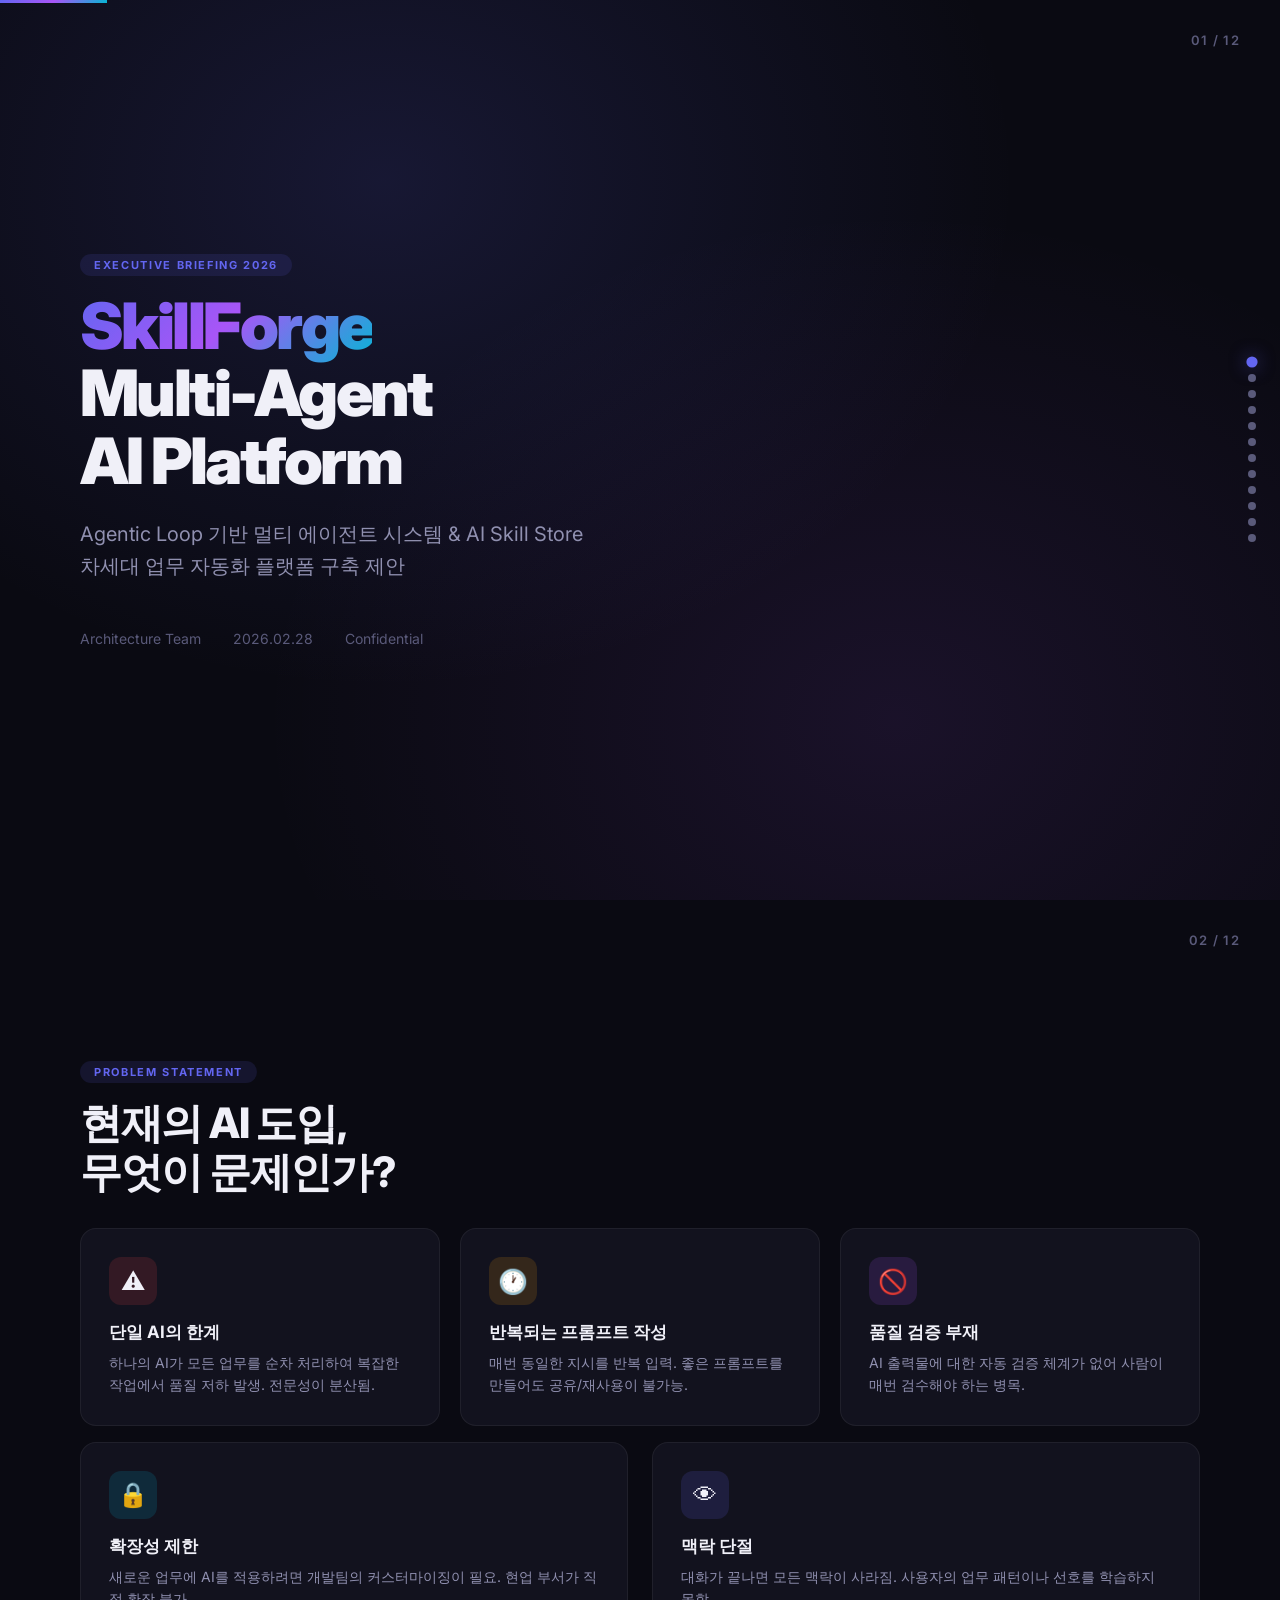
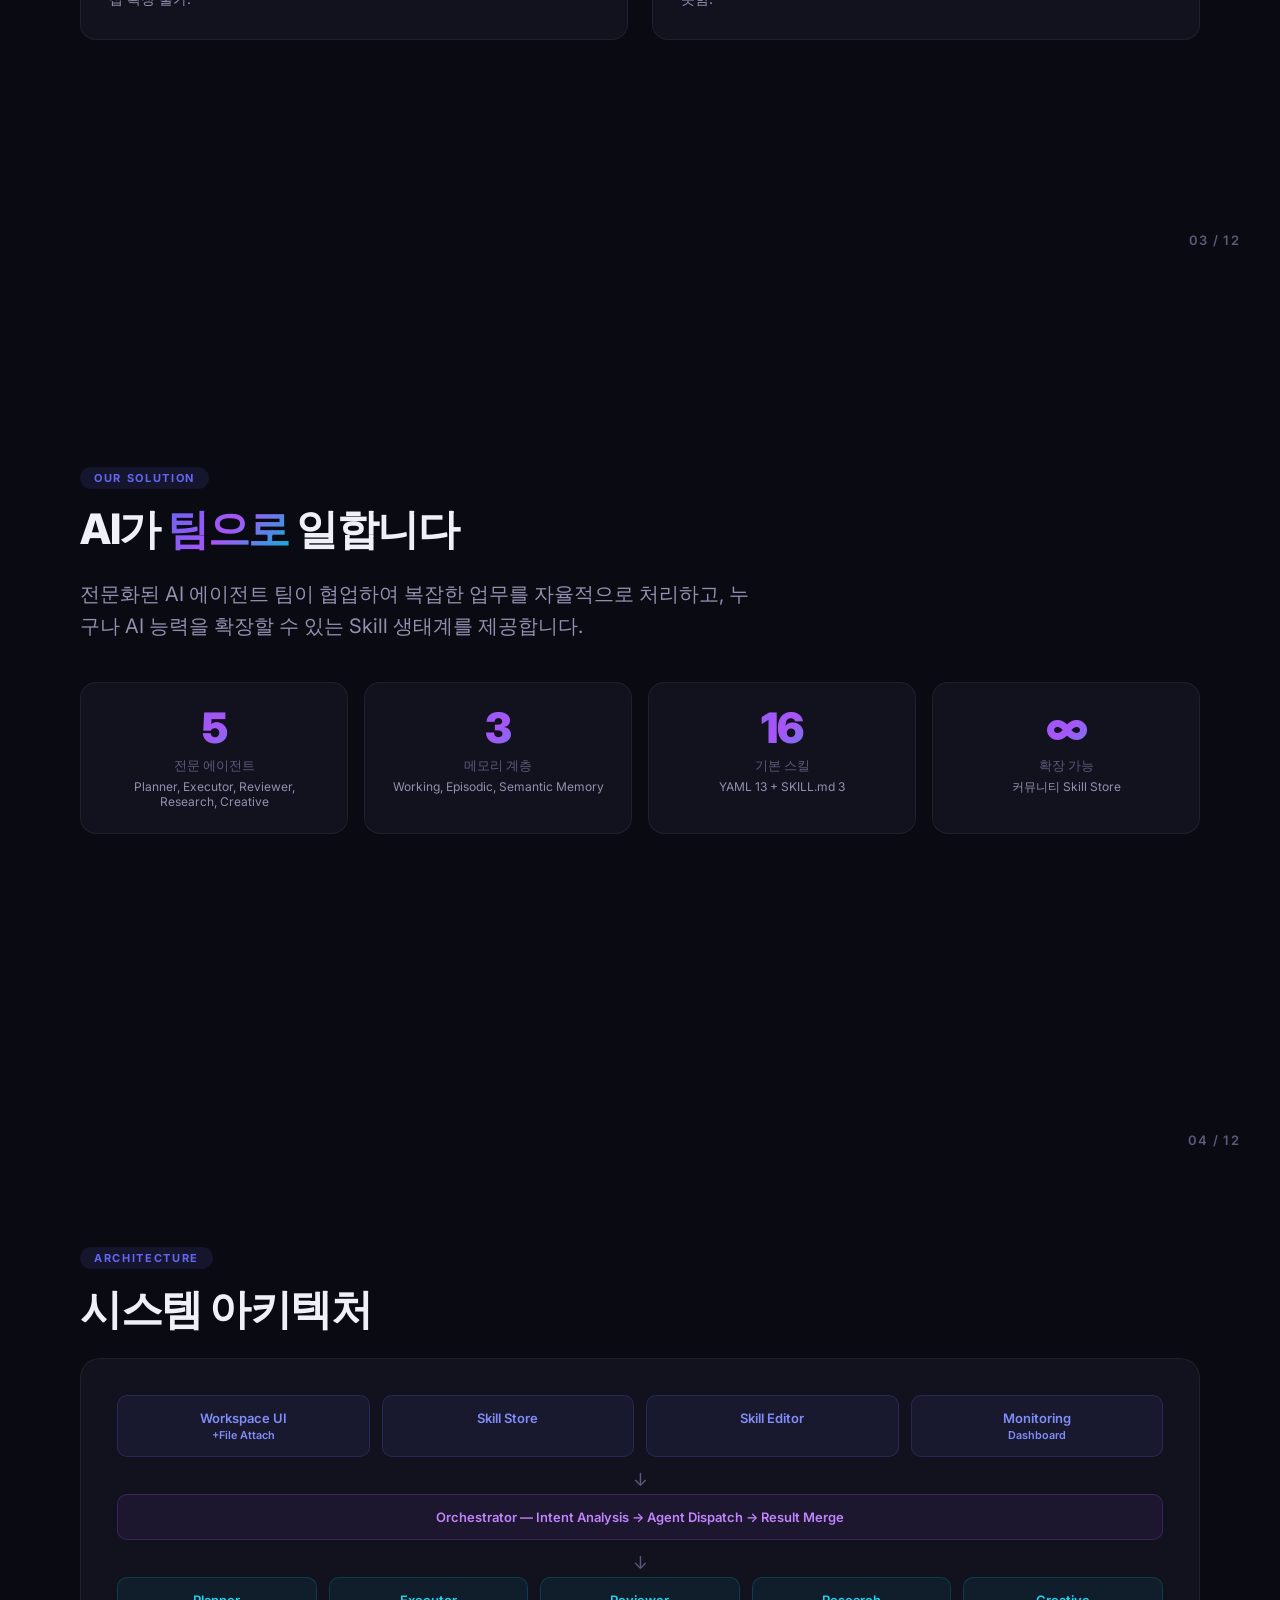
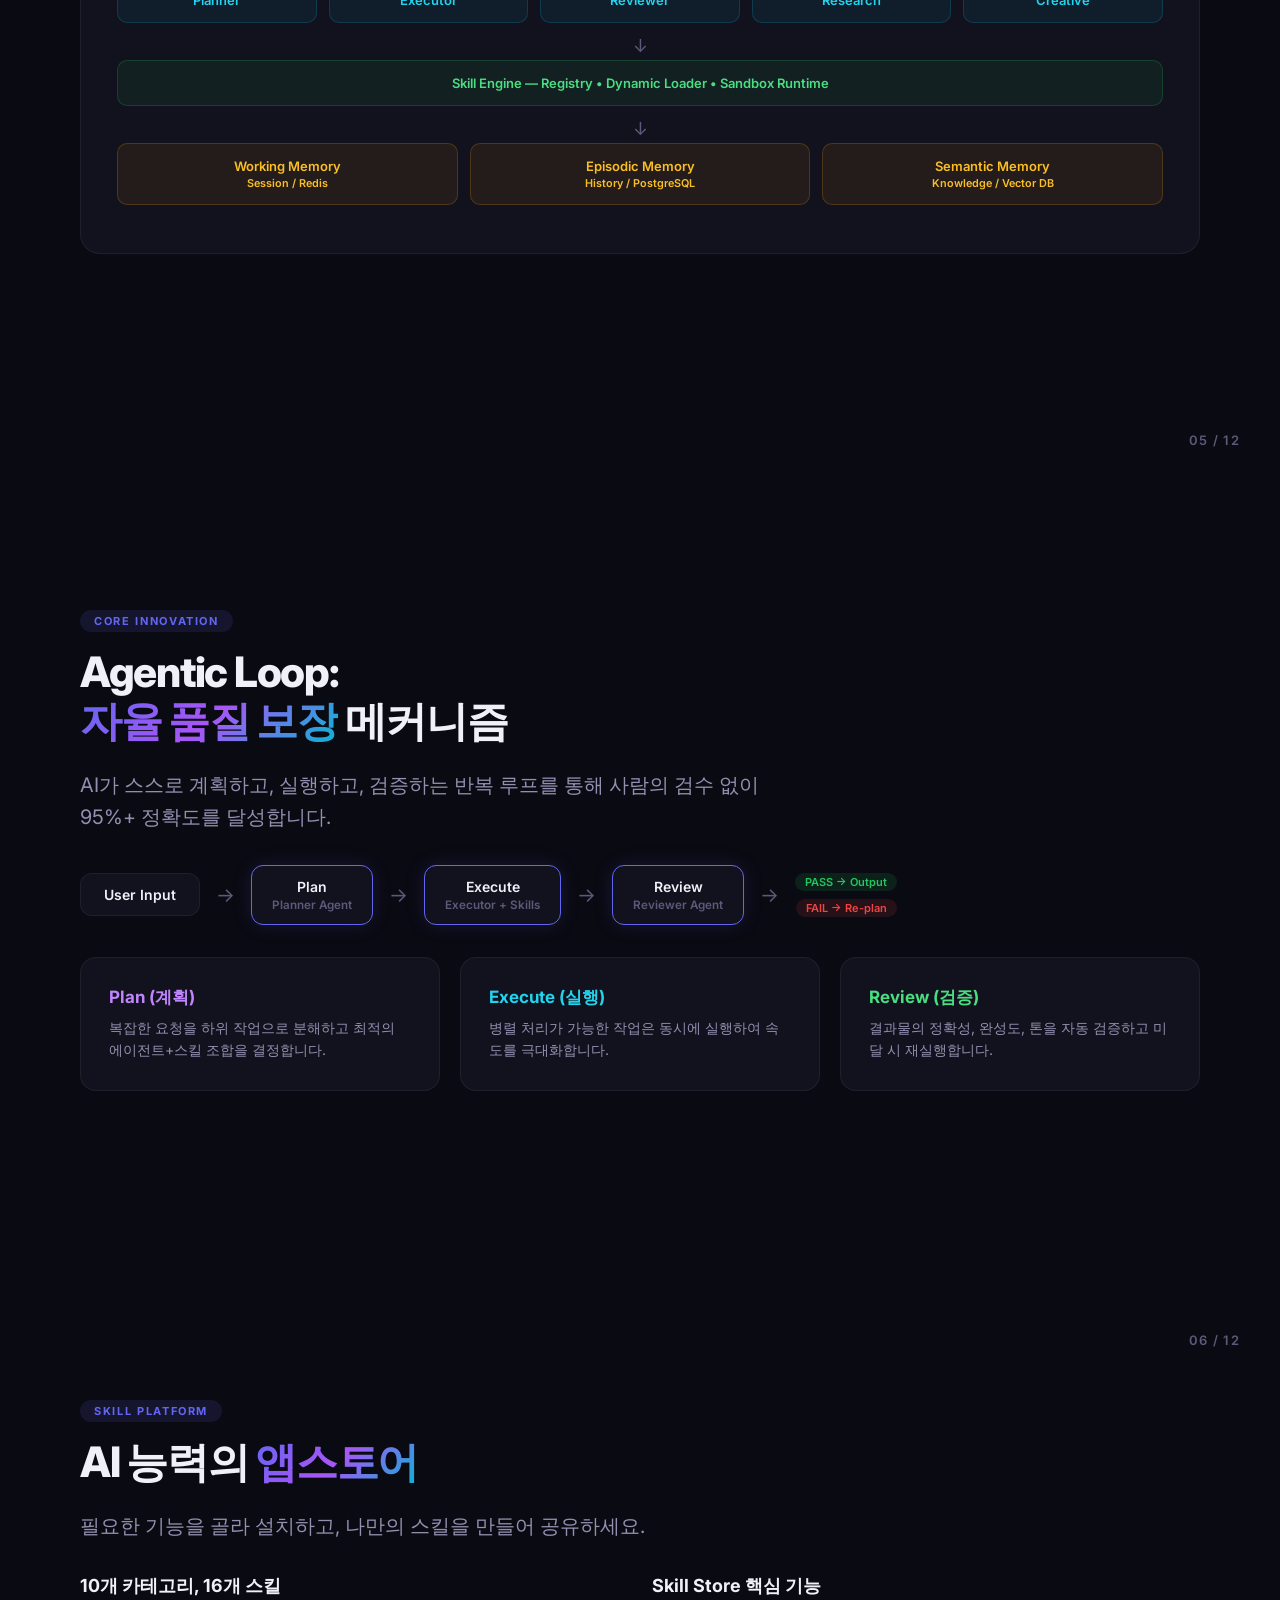
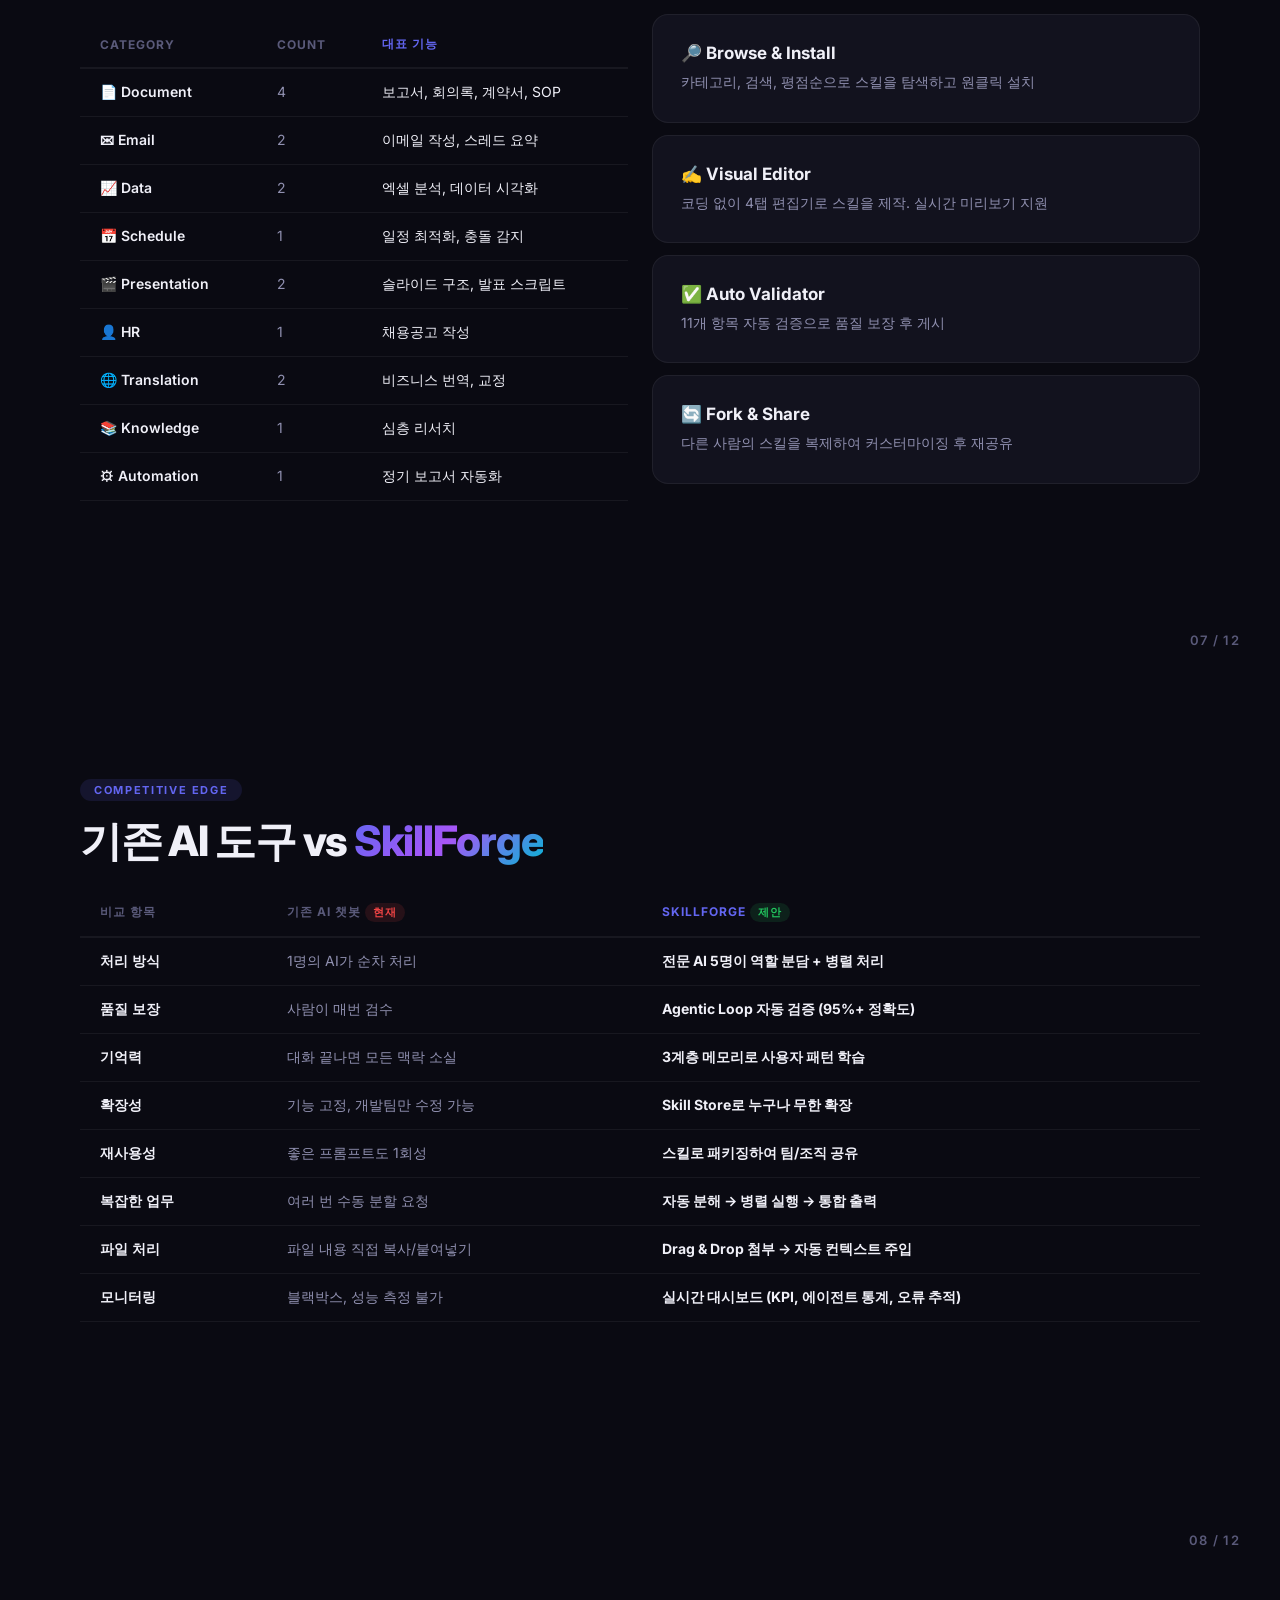
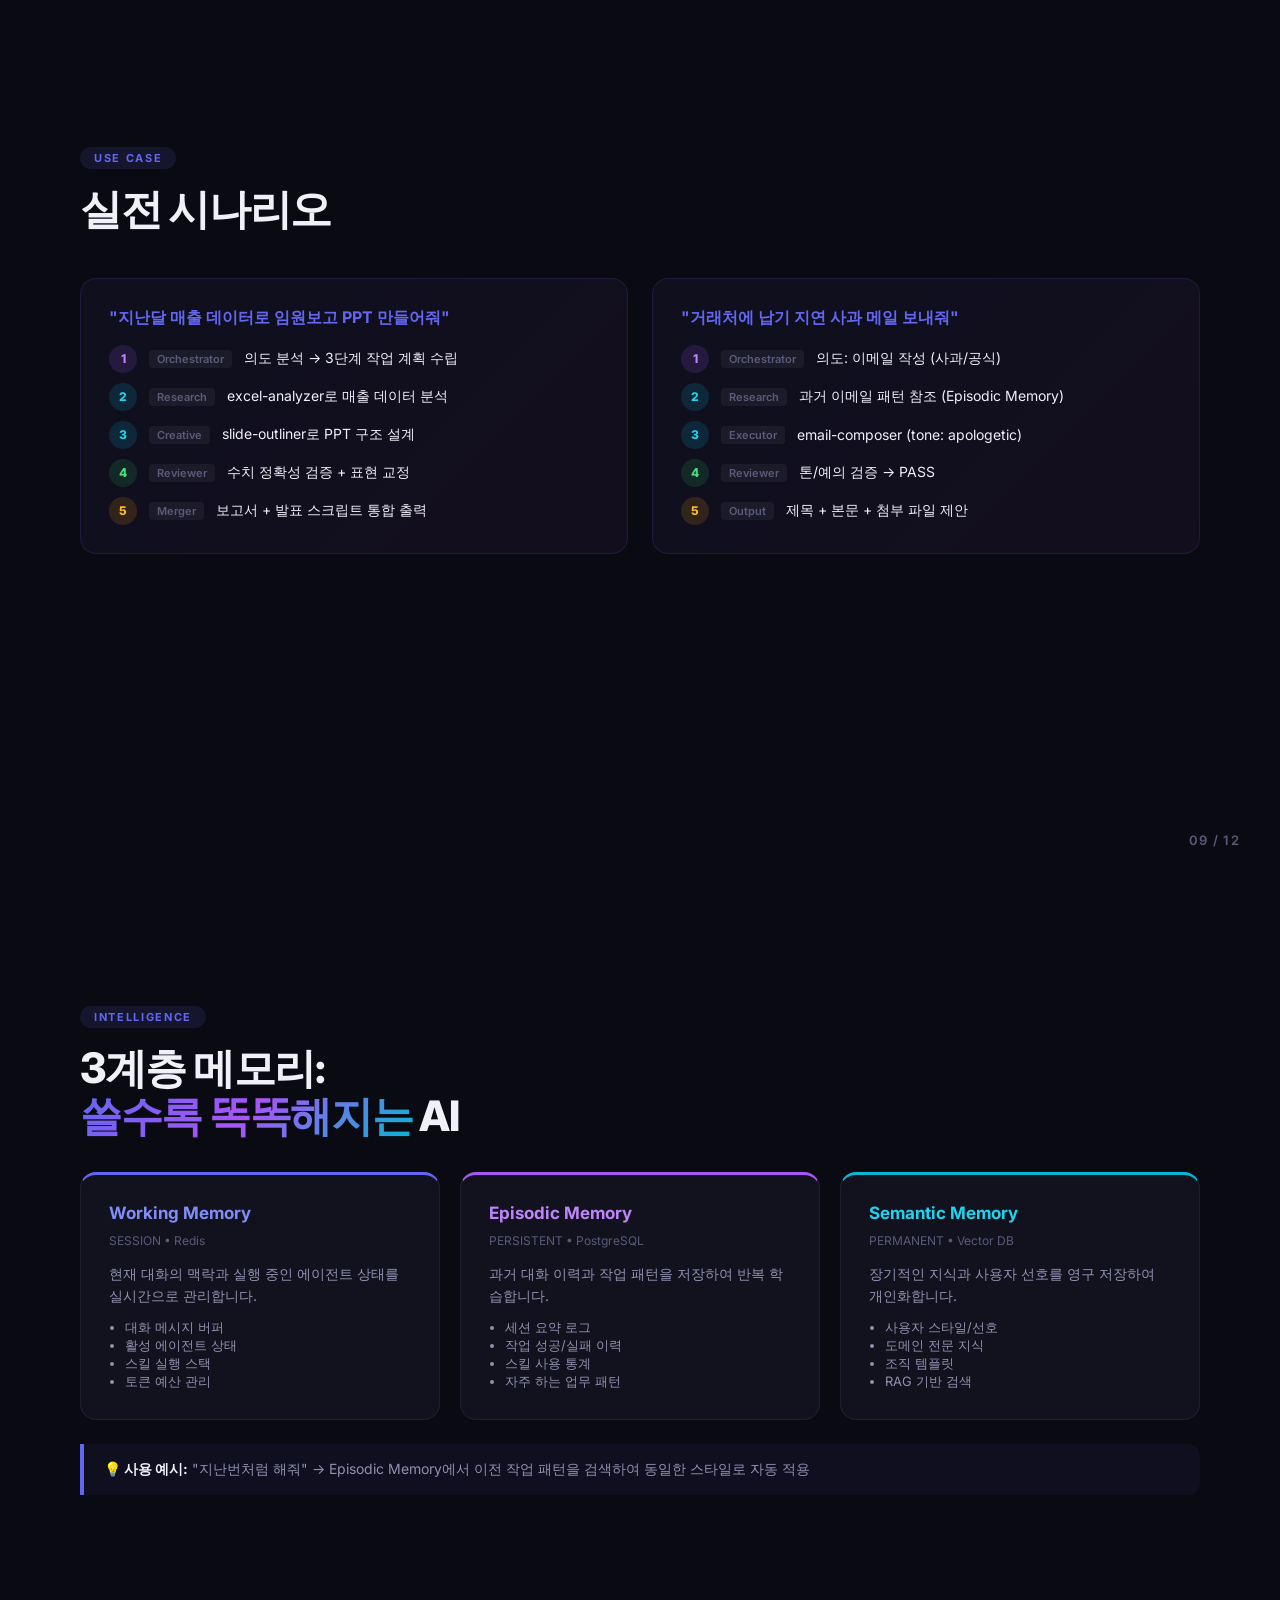
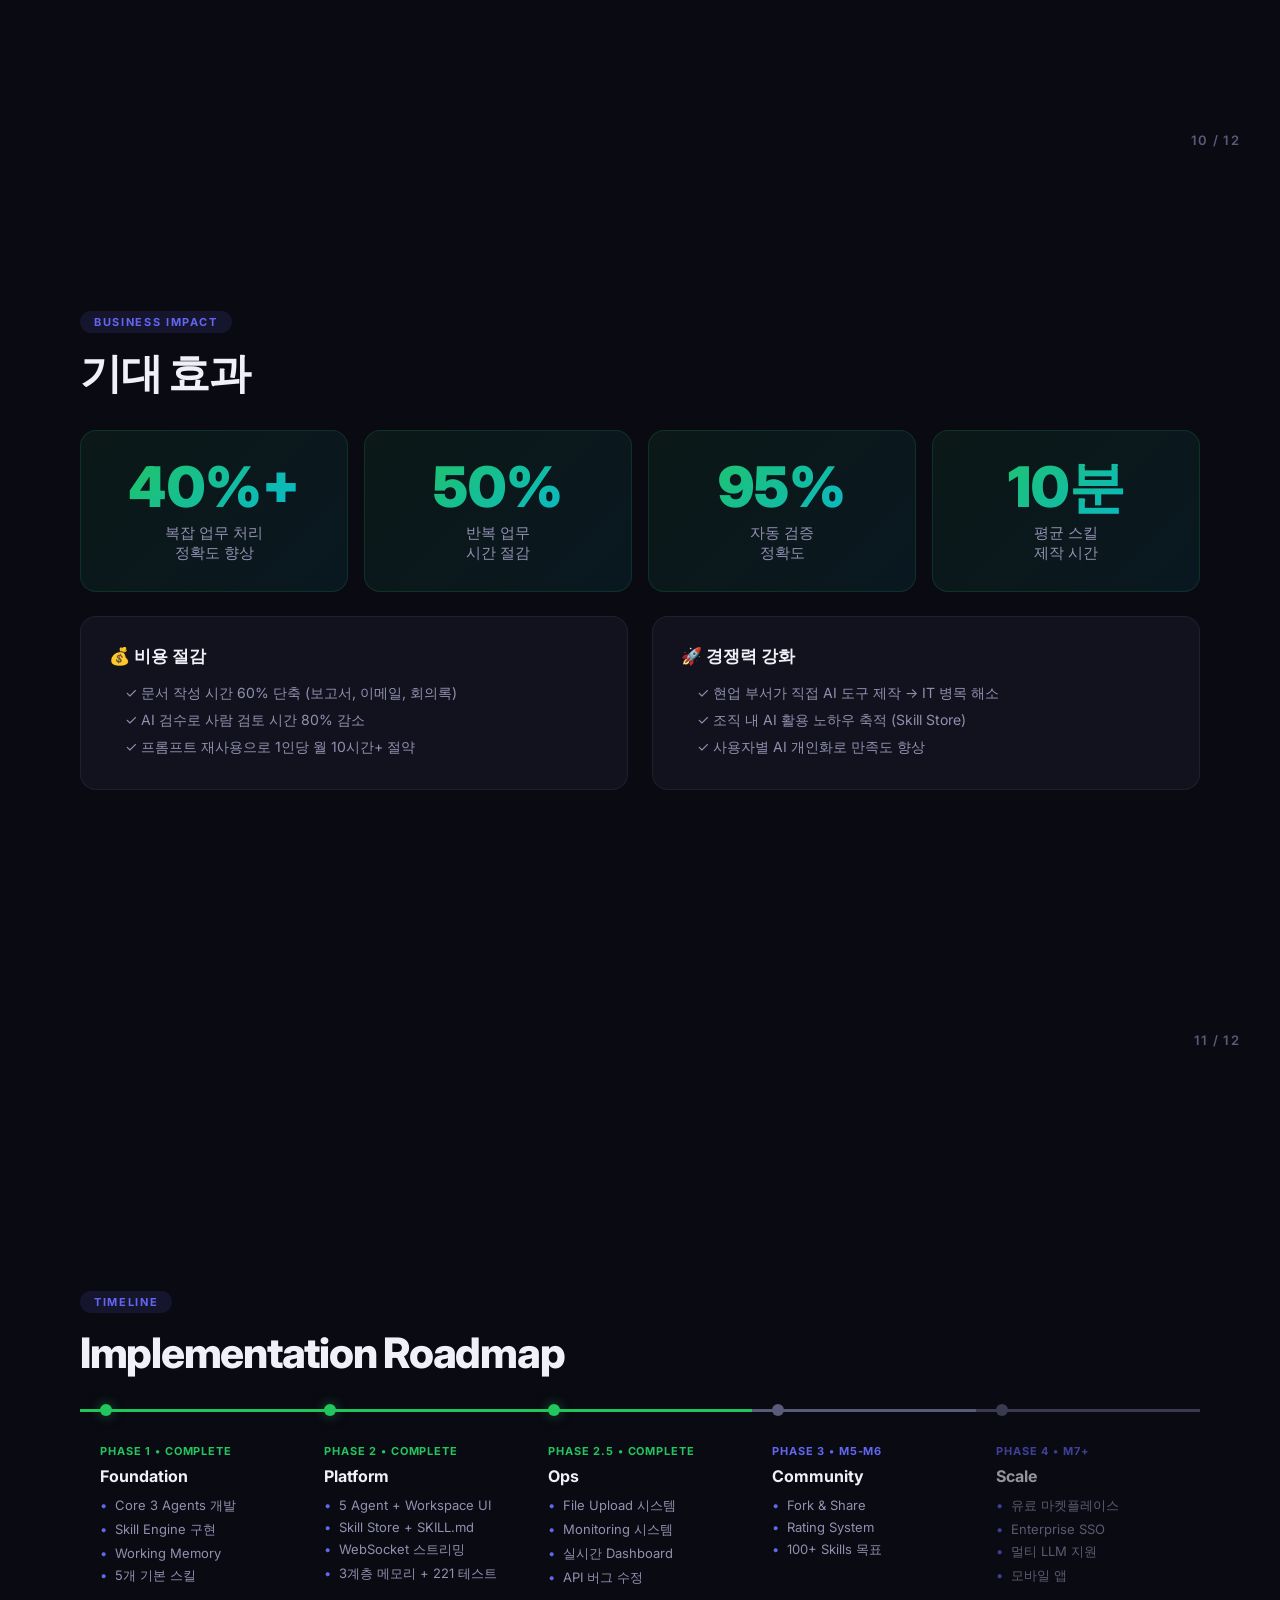
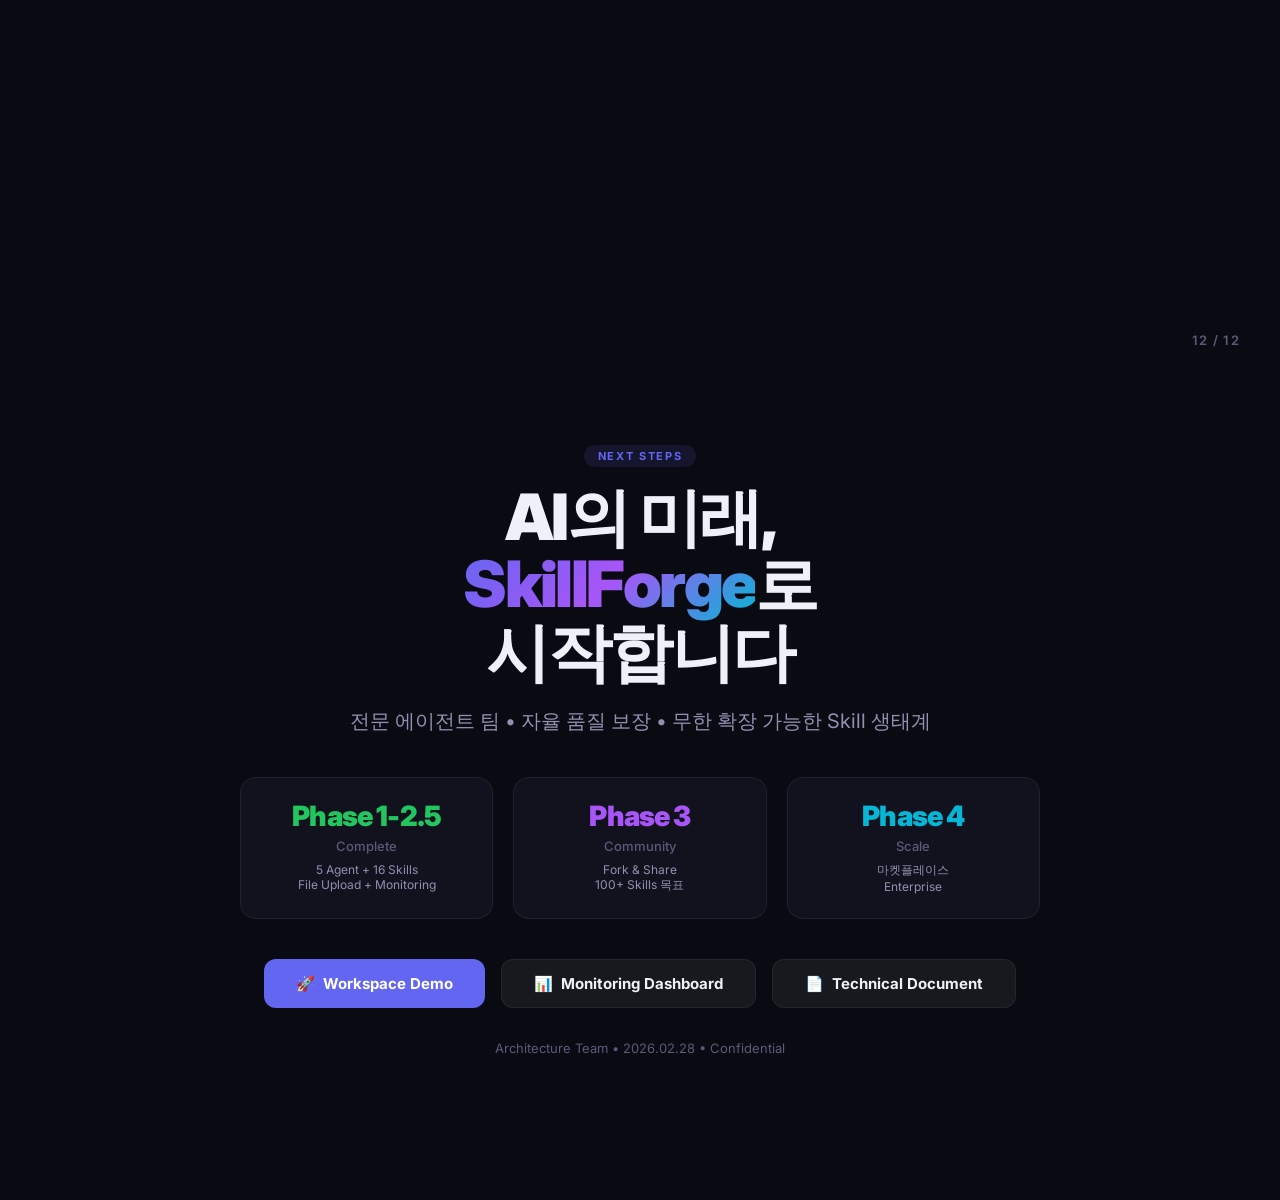
<file: docs/executive-presentation.html>
<!DOCTYPE html>
<html lang="ko">
<head>
  <meta charset="UTF-8">
  <meta name="viewport" content="width=device-width, initial-scale=1.0">
  <title>SkillForge - Executive Presentation</title>
  <link rel="preconnect" href="https://fonts.googleapis.com">
  <link href="https://fonts.googleapis.com/css2?family=Inter:wght@300;400;500;600;700;800;900&display=swap" rel="stylesheet">
  <style>
    :root {
      --bg: #0a0a12;
      --bg-card: #12121e;
      --bg-card-alt: #181828;
      --text: #f0f0f8;
      --text-dim: #9090b0;
      --text-muted: #5a5a7a;
      --accent: #6366f1;
      --accent2: #a855f7;
      --accent3: #06b6d4;
      --success: #22c55e;
      --warning: #f59e0b;
      --error: #ef4444;
      --gradient: linear-gradient(135deg, #6366f1, #a855f7, #06b6d4);
      --border: rgba(255,255,255,0.06);
      --font: 'Inter', -apple-system, sans-serif;
    }

    * { box-sizing: border-box; margin: 0; padding: 0; }

    html { scroll-behavior: smooth; scroll-snap-type: y mandatory; }

    body {
      font-family: var(--font);
      background: var(--bg);
      color: var(--text);
      -webkit-font-smoothing: antialiased;
      overflow-x: hidden;
    }

    /* ===== Slide System ===== */
    .slide {
      min-height: 100vh;
      display: flex;
      flex-direction: column;
      justify-content: center;
      padding: 60px 80px;
      position: relative;
      scroll-snap-align: start;
      overflow: hidden;
    }

    .slide-inner {
      max-width: 1200px;
      width: 100%;
      margin: 0 auto;
    }

    /* Slide number */
    .slide-num {
      position: absolute;
      top: 32px;
      right: 40px;
      font-size: 13px;
      font-weight: 600;
      color: var(--text-muted);
      letter-spacing: 0.1em;
    }

    /* Progress bar */
    .progress-bar {
      position: fixed;
      top: 0;
      left: 0;
      height: 3px;
      background: var(--gradient);
      z-index: 100;
      transition: width 300ms ease;
    }

    /* Navigation */
    .slide-nav {
      position: fixed;
      right: 24px;
      top: 50%;
      transform: translateY(-50%);
      display: flex;
      flex-direction: column;
      gap: 8px;
      z-index: 50;
    }

    .slide-nav-dot {
      width: 8px;
      height: 8px;
      border-radius: 50%;
      background: var(--text-muted);
      border: none;
      cursor: pointer;
      transition: all 200ms ease;
      padding: 0;
    }

    .slide-nav-dot.active {
      background: var(--accent);
      box-shadow: 0 0 12px rgba(99,102,241,0.5);
      transform: scale(1.4);
    }

    .slide-nav-dot:hover {
      background: var(--accent);
      transform: scale(1.3);
    }

    /* ===== Typography ===== */
    .mega-title {
      font-size: 64px;
      font-weight: 900;
      line-height: 1.05;
      letter-spacing: -0.04em;
    }

    .slide-title {
      font-size: 42px;
      font-weight: 800;
      line-height: 1.15;
      letter-spacing: -0.03em;
      margin-bottom: 24px;
    }

    .slide-subtitle {
      font-size: 20px;
      color: var(--text-dim);
      line-height: 1.6;
      max-width: 680px;
    }

    .section-label {
      display: inline-block;
      font-size: 11px;
      font-weight: 700;
      color: var(--accent);
      text-transform: uppercase;
      letter-spacing: 0.15em;
      margin-bottom: 16px;
      padding: 4px 14px;
      background: rgba(99,102,241,0.12);
      border-radius: 999px;
    }

    .gradient-text {
      background: var(--gradient);
      -webkit-background-clip: text;
      -webkit-text-fill-color: transparent;
      background-clip: text;
    }

    /* ===== Cover Slide ===== */
    .cover-bg {
      position: absolute;
      inset: 0;
      background:
        radial-gradient(ellipse at 30% 20%, rgba(99,102,241,0.15) 0%, transparent 50%),
        radial-gradient(ellipse at 70% 80%, rgba(168,85,247,0.1) 0%, transparent 50%);
    }

    .cover-content {
      position: relative;
      z-index: 1;
    }

    .cover-meta {
      margin-top: 48px;
      display: flex;
      gap: 32px;
      font-size: 14px;
      color: var(--text-muted);
    }

    .cover-meta span {
      display: flex;
      align-items: center;
      gap: 8px;
    }

    /* ===== Grid Layouts ===== */
    .grid-2 {
      display: grid;
      grid-template-columns: 1fr 1fr;
      gap: 24px;
    }

    .grid-3 {
      display: grid;
      grid-template-columns: 1fr 1fr 1fr;
      gap: 20px;
    }

    .grid-4 {
      display: grid;
      grid-template-columns: 1fr 1fr 1fr 1fr;
      gap: 16px;
    }

    /* ===== Cards ===== */
    .card {
      background: var(--bg-card);
      border: 1px solid var(--border);
      border-radius: 16px;
      padding: 28px;
      transition: all 300ms ease;
    }

    .card:hover {
      border-color: rgba(99,102,241,0.3);
      transform: translateY(-2px);
    }

    .card-icon {
      width: 48px;
      height: 48px;
      border-radius: 12px;
      display: flex;
      align-items: center;
      justify-content: center;
      font-size: 24px;
      margin-bottom: 16px;
    }

    .card-icon-purple { background: rgba(168,85,247,0.15); }
    .card-icon-blue { background: rgba(99,102,241,0.15); }
    .card-icon-cyan { background: rgba(6,182,212,0.15); }
    .card-icon-green { background: rgba(34,197,94,0.15); }
    .card-icon-orange { background: rgba(245,158,11,0.15); }
    .card-icon-red { background: rgba(239,68,68,0.15); }

    .card h3 {
      font-size: 17px;
      font-weight: 700;
      margin-bottom: 8px;
    }

    .card p {
      font-size: 14px;
      color: var(--text-dim);
      line-height: 1.6;
    }

    /* ===== Stat Cards ===== */
    .stat-card {
      background: var(--bg-card);
      border: 1px solid var(--border);
      border-radius: 16px;
      padding: 24px;
      text-align: center;
    }

    .stat-value {
      font-size: 42px;
      font-weight: 900;
      letter-spacing: -0.03em;
      line-height: 1;
      margin-bottom: 8px;
    }

    .stat-value.gradient {
      background: var(--gradient);
      -webkit-background-clip: text;
      -webkit-text-fill-color: transparent;
    }

    .stat-label {
      font-size: 13px;
      color: var(--text-muted);
      font-weight: 500;
    }

    .stat-detail {
      font-size: 12px;
      color: var(--text-dim);
      margin-top: 4px;
    }

    /* ===== Comparison Table ===== */
    .compare-table {
      width: 100%;
      border-collapse: collapse;
      margin-top: 24px;
    }

    .compare-table th {
      padding: 14px 20px;
      text-align: left;
      font-size: 12px;
      font-weight: 700;
      text-transform: uppercase;
      letter-spacing: 0.08em;
      color: var(--text-muted);
      border-bottom: 2px solid var(--border);
    }

    .compare-table th:nth-child(2) { color: var(--text-muted); }
    .compare-table th:nth-child(3) { color: var(--accent); }

    .compare-table td {
      padding: 14px 20px;
      font-size: 14px;
      color: var(--text-dim);
      border-bottom: 1px solid var(--border);
      vertical-align: top;
    }

    .compare-table td:first-child {
      font-weight: 600;
      color: var(--text);
      white-space: nowrap;
    }

    .compare-table td:nth-child(3) {
      color: var(--text);
    }

    .badge-old {
      display: inline-block;
      padding: 2px 8px;
      background: rgba(239,68,68,0.12);
      color: var(--error);
      border-radius: 999px;
      font-size: 11px;
      font-weight: 600;
    }

    .badge-new {
      display: inline-block;
      padding: 2px 8px;
      background: rgba(34,197,94,0.12);
      color: var(--success);
      border-radius: 999px;
      font-size: 11px;
      font-weight: 600;
    }

    /* ===== Architecture Diagram ===== */
    .arch-visual {
      background: var(--bg-card);
      border: 1px solid var(--border);
      border-radius: 20px;
      padding: 36px;
      margin-top: 24px;
    }

    .arch-row {
      display: flex;
      gap: 12px;
      margin-bottom: 12px;
      align-items: stretch;
    }

    .arch-box {
      flex: 1;
      padding: 14px 18px;
      border-radius: 10px;
      font-size: 13px;
      font-weight: 600;
      text-align: center;
      border: 1px solid;
    }

    .arch-user { background: rgba(99,102,241,0.08); border-color: rgba(99,102,241,0.2); color: #818cf8; }
    .arch-orch { background: rgba(168,85,247,0.08); border-color: rgba(168,85,247,0.2); color: #c084fc; }
    .arch-agent { background: rgba(6,182,212,0.08); border-color: rgba(6,182,212,0.2); color: #22d3ee; }
    .arch-skill { background: rgba(34,197,94,0.08); border-color: rgba(34,197,94,0.2); color: #4ade80; }
    .arch-mem { background: rgba(245,158,11,0.08); border-color: rgba(245,158,11,0.2); color: #fbbf24; }

    .arch-arrow {
      text-align: center;
      color: var(--text-muted);
      font-size: 18px;
      margin: 4px 0;
    }

    .arch-label {
      position: absolute;
      left: -8px;
      top: 50%;
      transform: translateY(-50%) rotate(-90deg);
      font-size: 10px;
      font-weight: 700;
      letter-spacing: 0.1em;
      text-transform: uppercase;
      white-space: nowrap;
    }

    /* ===== Timeline ===== */
    .timeline {
      display: flex;
      gap: 0;
      margin-top: 32px;
    }

    .timeline-phase {
      flex: 1;
      padding: 20px;
      border-top: 3px solid var(--text-muted);
      position: relative;
    }

    .timeline-phase.active {
      border-top-color: var(--accent);
    }

    .timeline-phase.future {
      border-top-color: var(--text-muted);
      opacity: 0.6;
    }

    .timeline-dot {
      width: 12px;
      height: 12px;
      border-radius: 50%;
      background: var(--text-muted);
      position: absolute;
      top: -8px;
      left: 20px;
    }

    .timeline-phase.active .timeline-dot {
      background: var(--accent);
      box-shadow: 0 0 12px rgba(99,102,241,0.5);
    }

    .timeline-period {
      font-size: 11px;
      font-weight: 700;
      color: var(--accent);
      text-transform: uppercase;
      letter-spacing: 0.08em;
      margin-top: 12px;
      margin-bottom: 8px;
    }

    .timeline-title {
      font-size: 16px;
      font-weight: 700;
      margin-bottom: 8px;
    }

    .timeline-items {
      list-style: none;
      font-size: 13px;
      color: var(--text-dim);
    }

    .timeline-items li {
      padding: 3px 0;
    }

    .timeline-items li::before {
      content: '\2022';
      color: var(--accent);
      margin-right: 8px;
    }

    /* ===== Loop Diagram ===== */
    .loop-visual {
      display: flex;
      align-items: center;
      gap: 16px;
      flex-wrap: wrap;
      margin: 24px 0;
    }

    .loop-step {
      padding: 12px 20px;
      background: var(--bg-card);
      border: 1px solid var(--border);
      border-radius: 12px;
      font-size: 14px;
      font-weight: 600;
      text-align: center;
      min-width: 120px;
    }

    .loop-step.highlighted {
      border-color: var(--accent);
      box-shadow: 0 0 20px rgba(99,102,241,0.15);
    }

    .loop-arrow {
      font-size: 20px;
      color: var(--text-muted);
    }

    .loop-branch {
      display: flex;
      flex-direction: column;
      align-items: center;
      gap: 8px;
    }

    .loop-label {
      font-size: 11px;
      font-weight: 600;
      padding: 2px 10px;
      border-radius: 999px;
    }

    .loop-pass { background: rgba(34,197,94,0.12); color: var(--success); }
    .loop-fail { background: rgba(239,68,68,0.12); color: var(--error); }

    /* ===== Scenario ===== */
    .scenario-box {
      background: linear-gradient(135deg, rgba(99,102,241,0.06), rgba(168,85,247,0.06));
      border: 1px solid rgba(99,102,241,0.15);
      border-radius: 16px;
      padding: 28px;
      margin-top: 20px;
    }

    .scenario-title {
      font-size: 16px;
      font-weight: 700;
      margin-bottom: 16px;
      color: var(--accent);
    }

    .scenario-steps {
      display: flex;
      flex-direction: column;
      gap: 10px;
    }

    .scenario-step {
      display: flex;
      align-items: center;
      gap: 12px;
      font-size: 14px;
    }

    .step-num {
      width: 28px;
      height: 28px;
      border-radius: 50%;
      display: flex;
      align-items: center;
      justify-content: center;
      font-size: 12px;
      font-weight: 800;
      flex-shrink: 0;
    }

    .step-purple { background: rgba(168,85,247,0.15); color: #c084fc; }
    .step-cyan { background: rgba(6,182,212,0.15); color: #22d3ee; }
    .step-green { background: rgba(34,197,94,0.15); color: #4ade80; }
    .step-orange { background: rgba(245,158,11,0.15); color: #fbbf24; }

    .step-agent {
      font-size: 11px;
      font-weight: 600;
      padding: 2px 8px;
      border-radius: 4px;
      background: rgba(255,255,255,0.05);
      color: var(--text-muted);
      white-space: nowrap;
    }

    /* ===== ROI Section ===== */
    .roi-highlight {
      background: linear-gradient(135deg, rgba(34,197,94,0.08), rgba(6,182,212,0.08));
      border: 1px solid rgba(34,197,94,0.15);
      border-radius: 16px;
      padding: 28px;
      text-align: center;
    }

    .roi-value {
      font-size: 56px;
      font-weight: 900;
      background: linear-gradient(135deg, #22c55e, #06b6d4);
      -webkit-background-clip: text;
      -webkit-text-fill-color: transparent;
      line-height: 1;
    }

    .roi-label {
      font-size: 15px;
      color: var(--text-dim);
      margin-top: 8px;
    }

    /* ===== CTA Slide ===== */
    .cta-content {
      text-align: center;
    }

    .cta-actions {
      display: flex;
      justify-content: center;
      gap: 16px;
      margin-top: 40px;
    }

    .cta-btn {
      padding: 14px 32px;
      border-radius: 12px;
      font-size: 15px;
      font-weight: 700;
      font-family: var(--font);
      cursor: pointer;
      text-decoration: none;
      display: inline-flex;
      align-items: center;
      gap: 8px;
      transition: all 200ms ease;
      border: none;
    }

    .cta-btn-primary {
      background: var(--accent);
      color: white;
    }

    .cta-btn-primary:hover {
      transform: translateY(-2px);
      box-shadow: 0 8px 30px rgba(99,102,241,0.3);
    }

    .cta-btn-secondary {
      background: rgba(255,255,255,0.06);
      color: var(--text);
      border: 1px solid var(--border);
    }

    .cta-btn-secondary:hover {
      border-color: var(--accent);
      color: var(--accent);
    }

    /* ===== Responsive ===== */
    @media (max-width: 900px) {
      .slide { padding: 40px 24px; }
      .mega-title { font-size: 36px; }
      .slide-title { font-size: 28px; }
      .grid-2, .grid-3, .grid-4 { grid-template-columns: 1fr; }
      .timeline { flex-direction: column; }
      .slide-nav { display: none; }
    }

    /* ===== Print ===== */
    @media print {
      .slide { min-height: auto; page-break-after: always; padding: 40px; }
      .progress-bar, .slide-nav { display: none; }
    }
  </style>
</head>
<body>

  <!-- Progress Bar -->
  <div class="progress-bar" id="progressBar"></div>

  <!-- Slide Navigation Dots -->
  <nav class="slide-nav" id="slideNav"></nav>

  <!-- ============================
       SLIDE 1: COVER
       ============================ -->
  <section class="slide" id="slide-1">
    <div class="cover-bg"></div>
    <div class="slide-inner cover-content">
      <div class="section-label">Executive Briefing 2026</div>
      <h1 class="mega-title">
        <span class="gradient-text">SkillForge</span><br>
        Multi-Agent<br>
        AI Platform
      </h1>
      <p class="slide-subtitle" style="margin-top: 24px;">
        Agentic Loop 기반 멀티 에이전트 시스템 & AI Skill Store<br>
        차세대 업무 자동화 플랫폼 구축 제안
      </p>
      <div class="cover-meta">
        <span>Architecture Team</span>
        <span>2026.02.28</span>
        <span>Confidential</span>
      </div>
    </div>
    <div class="slide-num">01 / 12</div>
  </section>

  <!-- ============================
       SLIDE 2: PROBLEM
       ============================ -->
  <section class="slide" id="slide-2">
    <div class="slide-inner">
      <div class="section-label">Problem Statement</div>
      <h2 class="slide-title">현재의 AI 도입,<br>무엇이 문제인가?</h2>

      <div class="grid-3" style="margin-top: 32px;">
        <div class="card">
          <div class="card-icon card-icon-red">&#9888;</div>
          <h3>단일 AI의 한계</h3>
          <p>하나의 AI가 모든 업무를 순차 처리하여 복잡한 작업에서 품질 저하 발생. 전문성이 분산됨.</p>
        </div>
        <div class="card">
          <div class="card-icon card-icon-orange">&#128336;</div>
          <h3>반복되는 프롬프트 작성</h3>
          <p>매번 동일한 지시를 반복 입력. 좋은 프롬프트를 만들어도 공유/재사용이 불가능.</p>
        </div>
        <div class="card">
          <div class="card-icon card-icon-purple">&#128683;</div>
          <h3>품질 검증 부재</h3>
          <p>AI 출력물에 대한 자동 검증 체계가 없어 사람이 매번 검수해야 하는 병목.</p>
        </div>
      </div>

      <div class="grid-2" style="margin-top: 16px;">
        <div class="card">
          <div class="card-icon card-icon-cyan">&#128274;</div>
          <h3>확장성 제한</h3>
          <p>새로운 업무에 AI를 적용하려면 개발팀의 커스터마이징이 필요. 현업 부서가 직접 확장 불가.</p>
        </div>
        <div class="card">
          <div class="card-icon card-icon-blue">&#128065;</div>
          <h3>맥락 단절</h3>
          <p>대화가 끝나면 모든 맥락이 사라짐. 사용자의 업무 패턴이나 선호를 학습하지 못함.</p>
        </div>
      </div>
    </div>
    <div class="slide-num">02 / 12</div>
  </section>

  <!-- ============================
       SLIDE 3: SOLUTION OVERVIEW
       ============================ -->
  <section class="slide" id="slide-3">
    <div class="slide-inner">
      <div class="section-label">Our Solution</div>
      <h2 class="slide-title">AI가 <span class="gradient-text">팀으로</span> 일합니다</h2>
      <p class="slide-subtitle">전문화된 AI 에이전트 팀이 협업하여 복잡한 업무를 자율적으로 처리하고, 누구나 AI 능력을 확장할 수 있는 Skill 생태계를 제공합니다.</p>

      <div class="grid-4" style="margin-top: 40px;">
        <div class="stat-card">
          <div class="stat-value gradient">5</div>
          <div class="stat-label">전문 에이전트</div>
          <div class="stat-detail">Planner, Executor, Reviewer, Research, Creative</div>
        </div>
        <div class="stat-card">
          <div class="stat-value gradient">3</div>
          <div class="stat-label">메모리 계층</div>
          <div class="stat-detail">Working, Episodic, Semantic Memory</div>
        </div>
        <div class="stat-card">
          <div class="stat-value gradient">16</div>
          <div class="stat-label">기본 스킬</div>
          <div class="stat-detail">YAML 13 + SKILL.md 3</div>
        </div>
        <div class="stat-card">
          <div class="stat-value gradient">&infin;</div>
          <div class="stat-label">확장 가능</div>
          <div class="stat-detail">커뮤니티 Skill Store</div>
        </div>
      </div>
    </div>
    <div class="slide-num">03 / 12</div>
  </section>

  <!-- ============================
       SLIDE 4: ARCHITECTURE
       ============================ -->
  <section class="slide" id="slide-4">
    <div class="slide-inner">
      <div class="section-label">Architecture</div>
      <h2 class="slide-title">시스템 아키텍처</h2>

      <div class="arch-visual">
        <div class="arch-row">
          <div class="arch-box arch-user">Workspace UI<br><small>+File Attach</small></div>
          <div class="arch-box arch-user">Skill Store</div>
          <div class="arch-box arch-user">Skill Editor</div>
          <div class="arch-box arch-user">Monitoring<br><small>Dashboard</small></div>
        </div>
        <div class="arch-arrow">&darr;</div>
        <div class="arch-row">
          <div class="arch-box arch-orch" style="flex: 3;">
            Orchestrator &mdash; Intent Analysis &rarr; Agent Dispatch &rarr; Result Merge
          </div>
        </div>
        <div class="arch-arrow">&darr;</div>
        <div class="arch-row">
          <div class="arch-box arch-agent">Planner</div>
          <div class="arch-box arch-agent">Executor</div>
          <div class="arch-box arch-agent">Reviewer</div>
          <div class="arch-box arch-agent">Research</div>
          <div class="arch-box arch-agent">Creative</div>
        </div>
        <div class="arch-arrow">&darr;</div>
        <div class="arch-row">
          <div class="arch-box arch-skill" style="flex: 3;">
            Skill Engine &mdash; Registry &bull; Dynamic Loader &bull; Sandbox Runtime
          </div>
        </div>
        <div class="arch-arrow">&darr;</div>
        <div class="arch-row">
          <div class="arch-box arch-mem">Working Memory<br><small>Session / Redis</small></div>
          <div class="arch-box arch-mem">Episodic Memory<br><small>History / PostgreSQL</small></div>
          <div class="arch-box arch-mem">Semantic Memory<br><small>Knowledge / Vector DB</small></div>
        </div>
      </div>
    </div>
    <div class="slide-num">04 / 12</div>
  </section>

  <!-- ============================
       SLIDE 5: AGENTIC LOOP
       ============================ -->
  <section class="slide" id="slide-5">
    <div class="slide-inner">
      <div class="section-label">Core Innovation</div>
      <h2 class="slide-title">Agentic Loop:<br><span class="gradient-text">자율 품질 보장</span> 메커니즘</h2>
      <p class="slide-subtitle">AI가 스스로 계획하고, 실행하고, 검증하는 반복 루프를 통해 사람의 검수 없이 95%+ 정확도를 달성합니다.</p>

      <div class="loop-visual" style="margin-top: 32px;">
        <div class="loop-step">User Input</div>
        <span class="loop-arrow">&rarr;</span>
        <div class="loop-step highlighted">Plan<br><small style="color:var(--text-muted);">Planner Agent</small></div>
        <span class="loop-arrow">&rarr;</span>
        <div class="loop-step highlighted">Execute<br><small style="color:var(--text-muted);">Executor + Skills</small></div>
        <span class="loop-arrow">&rarr;</span>
        <div class="loop-step highlighted">Review<br><small style="color:var(--text-muted);">Reviewer Agent</small></div>
        <span class="loop-arrow">&rarr;</span>
        <div class="loop-branch">
          <span class="loop-label loop-pass">PASS &rarr; Output</span>
          <span class="loop-label loop-fail">FAIL &rarr; Re-plan</span>
        </div>
      </div>

      <div class="grid-3" style="margin-top: 32px;">
        <div class="card">
          <h3 style="color:#c084fc;">Plan (계획)</h3>
          <p>복잡한 요청을 하위 작업으로 분해하고 최적의 에이전트+스킬 조합을 결정합니다.</p>
        </div>
        <div class="card">
          <h3 style="color:#22d3ee;">Execute (실행)</h3>
          <p>병렬 처리가 가능한 작업은 동시에 실행하여 속도를 극대화합니다.</p>
        </div>
        <div class="card">
          <h3 style="color:#4ade80;">Review (검증)</h3>
          <p>결과물의 정확성, 완성도, 톤을 자동 검증하고 미달 시 재실행합니다.</p>
        </div>
      </div>
    </div>
    <div class="slide-num">05 / 12</div>
  </section>

  <!-- ============================
       SLIDE 6: SKILLS ECOSYSTEM
       ============================ -->
  <section class="slide" id="slide-6">
    <div class="slide-inner">
      <div class="section-label">Skill Platform</div>
      <h2 class="slide-title">AI 능력의 <span class="gradient-text">앱스토어</span></h2>
      <p class="slide-subtitle">필요한 기능을 골라 설치하고, 나만의 스킬을 만들어 공유하세요.</p>

      <div class="grid-2" style="margin-top: 32px;">
        <div>
          <h3 style="font-size:18px; margin-bottom:16px;">10개 카테고리, 16개 스킬</h3>
          <table class="compare-table">
            <thead>
              <tr><th>Category</th><th>Count</th><th>대표 기능</th></tr>
            </thead>
            <tbody>
              <tr><td>&#128196; Document</td><td>4</td><td>보고서, 회의록, 계약서, SOP</td></tr>
              <tr><td>&#9993; Email</td><td>2</td><td>이메일 작성, 스레드 요약</td></tr>
              <tr><td>&#128200; Data</td><td>2</td><td>엑셀 분석, 데이터 시각화</td></tr>
              <tr><td>&#128197; Schedule</td><td>1</td><td>일정 최적화, 충돌 감지</td></tr>
              <tr><td>&#127916; Presentation</td><td>2</td><td>슬라이드 구조, 발표 스크립트</td></tr>
              <tr><td>&#128100; HR</td><td>1</td><td>채용공고 작성</td></tr>
              <tr><td>&#127760; Translation</td><td>2</td><td>비즈니스 번역, 교정</td></tr>
              <tr><td>&#128218; Knowledge</td><td>1</td><td>심층 리서치</td></tr>
              <tr><td>&#9881; Automation</td><td>1</td><td>정기 보고서 자동화</td></tr>
            </tbody>
          </table>
        </div>
        <div>
          <h3 style="font-size:18px; margin-bottom:16px;">Skill Store 핵심 기능</h3>
          <div class="card" style="margin-bottom:12px;">
            <h3>&#128270; Browse & Install</h3>
            <p>카테고리, 검색, 평점순으로 스킬을 탐색하고 원클릭 설치</p>
          </div>
          <div class="card" style="margin-bottom:12px;">
            <h3>&#9997; Visual Editor</h3>
            <p>코딩 없이 4탭 편집기로 스킬을 제작. 실시간 미리보기 지원</p>
          </div>
          <div class="card" style="margin-bottom:12px;">
            <h3>&#9989; Auto Validator</h3>
            <p>11개 항목 자동 검증으로 품질 보장 후 게시</p>
          </div>
          <div class="card">
            <h3>&#128260; Fork & Share</h3>
            <p>다른 사람의 스킬을 복제하여 커스터마이징 후 재공유</p>
          </div>
        </div>
      </div>
    </div>
    <div class="slide-num">06 / 12</div>
  </section>

  <!-- ============================
       SLIDE 7: COMPARISON
       ============================ -->
  <section class="slide" id="slide-7">
    <div class="slide-inner">
      <div class="section-label">Competitive Edge</div>
      <h2 class="slide-title">기존 AI 도구 vs <span class="gradient-text">SkillForge</span></h2>

      <table class="compare-table">
        <thead>
          <tr>
            <th>비교 항목</th>
            <th>기존 AI 챗봇 <span class="badge-old">현재</span></th>
            <th>SkillForge <span class="badge-new">제안</span></th>
          </tr>
        </thead>
        <tbody>
          <tr>
            <td>처리 방식</td>
            <td>1명의 AI가 순차 처리</td>
            <td><strong>전문 AI 5명이 역할 분담 + 병렬 처리</strong></td>
          </tr>
          <tr>
            <td>품질 보장</td>
            <td>사람이 매번 검수</td>
            <td><strong>Agentic Loop 자동 검증 (95%+ 정확도)</strong></td>
          </tr>
          <tr>
            <td>기억력</td>
            <td>대화 끝나면 모든 맥락 소실</td>
            <td><strong>3계층 메모리로 사용자 패턴 학습</strong></td>
          </tr>
          <tr>
            <td>확장성</td>
            <td>기능 고정, 개발팀만 수정 가능</td>
            <td><strong>Skill Store로 누구나 무한 확장</strong></td>
          </tr>
          <tr>
            <td>재사용성</td>
            <td>좋은 프롬프트도 1회성</td>
            <td><strong>스킬로 패키징하여 팀/조직 공유</strong></td>
          </tr>
          <tr>
            <td>복잡한 업무</td>
            <td>여러 번 수동 분할 요청</td>
            <td><strong>자동 분해 &rarr; 병렬 실행 &rarr; 통합 출력</strong></td>
          </tr>
          <tr>
            <td>파일 처리</td>
            <td>파일 내용 직접 복사/붙여넣기</td>
            <td><strong>Drag & Drop 첨부 → 자동 컨텍스트 주입</strong></td>
          </tr>
          <tr>
            <td>모니터링</td>
            <td>블랙박스, 성능 측정 불가</td>
            <td><strong>실시간 대시보드 (KPI, 에이전트 통계, 오류 추적)</strong></td>
          </tr>
        </tbody>
      </table>
    </div>
    <div class="slide-num">07 / 12</div>
  </section>

  <!-- ============================
       SLIDE 8: USE CASE
       ============================ -->
  <section class="slide" id="slide-8">
    <div class="slide-inner">
      <div class="section-label">Use Case</div>
      <h2 class="slide-title">실전 시나리오</h2>

      <div class="grid-2" style="margin-top: 24px;">
        <div class="scenario-box">
          <div class="scenario-title">"지난달 매출 데이터로 임원보고 PPT 만들어줘"</div>
          <div class="scenario-steps">
            <div class="scenario-step">
              <span class="step-num step-purple">1</span>
              <span class="step-agent">Orchestrator</span>
              <span>의도 분석 &rarr; 3단계 작업 계획 수립</span>
            </div>
            <div class="scenario-step">
              <span class="step-num step-cyan">2</span>
              <span class="step-agent">Research</span>
              <span>excel-analyzer로 매출 데이터 분석</span>
            </div>
            <div class="scenario-step">
              <span class="step-num step-cyan">3</span>
              <span class="step-agent">Creative</span>
              <span>slide-outliner로 PPT 구조 설계</span>
            </div>
            <div class="scenario-step">
              <span class="step-num step-green">4</span>
              <span class="step-agent">Reviewer</span>
              <span>수치 정확성 검증 + 표현 교정</span>
            </div>
            <div class="scenario-step">
              <span class="step-num step-orange">5</span>
              <span class="step-agent">Merger</span>
              <span>보고서 + 발표 스크립트 통합 출력</span>
            </div>
          </div>
        </div>

        <div class="scenario-box">
          <div class="scenario-title">"거래처에 납기 지연 사과 메일 보내줘"</div>
          <div class="scenario-steps">
            <div class="scenario-step">
              <span class="step-num step-purple">1</span>
              <span class="step-agent">Orchestrator</span>
              <span>의도: 이메일 작성 (사과/공식)</span>
            </div>
            <div class="scenario-step">
              <span class="step-num step-cyan">2</span>
              <span class="step-agent">Research</span>
              <span>과거 이메일 패턴 참조 (Episodic Memory)</span>
            </div>
            <div class="scenario-step">
              <span class="step-num step-cyan">3</span>
              <span class="step-agent">Executor</span>
              <span>email-composer (tone: apologetic)</span>
            </div>
            <div class="scenario-step">
              <span class="step-num step-green">4</span>
              <span class="step-agent">Reviewer</span>
              <span>톤/예의 검증 &rarr; PASS</span>
            </div>
            <div class="scenario-step">
              <span class="step-num step-orange">5</span>
              <span class="step-agent">Output</span>
              <span>제목 + 본문 + 첨부 파일 제안</span>
            </div>
          </div>
        </div>
      </div>
    </div>
    <div class="slide-num">08 / 12</div>
  </section>

  <!-- ============================
       SLIDE 9: MEMORY & PERSONALIZATION
       ============================ -->
  <section class="slide" id="slide-9">
    <div class="slide-inner">
      <div class="section-label">Intelligence</div>
      <h2 class="slide-title">3계층 메모리:<br><span class="gradient-text">쓸수록 똑똑해지는</span> AI</h2>

      <div class="grid-3" style="margin-top: 32px;">
        <div class="card" style="border-top: 3px solid #6366f1;">
          <h3 style="color: #818cf8;">Working Memory</h3>
          <p style="font-size:12px; color:var(--text-muted); margin-bottom:12px;">SESSION &bull; Redis</p>
          <p>현재 대화의 맥락과 실행 중인 에이전트 상태를 실시간으로 관리합니다.</p>
          <ul style="margin-top:12px; padding-left:16px; font-size:13px; color:var(--text-dim);">
            <li>대화 메시지 버퍼</li>
            <li>활성 에이전트 상태</li>
            <li>스킬 실행 스택</li>
            <li>토큰 예산 관리</li>
          </ul>
        </div>
        <div class="card" style="border-top: 3px solid #a855f7;">
          <h3 style="color: #c084fc;">Episodic Memory</h3>
          <p style="font-size:12px; color:var(--text-muted); margin-bottom:12px;">PERSISTENT &bull; PostgreSQL</p>
          <p>과거 대화 이력과 작업 패턴을 저장하여 반복 학습합니다.</p>
          <ul style="margin-top:12px; padding-left:16px; font-size:13px; color:var(--text-dim);">
            <li>세션 요약 로그</li>
            <li>작업 성공/실패 이력</li>
            <li>스킬 사용 통계</li>
            <li>자주 하는 업무 패턴</li>
          </ul>
        </div>
        <div class="card" style="border-top: 3px solid #06b6d4;">
          <h3 style="color: #22d3ee;">Semantic Memory</h3>
          <p style="font-size:12px; color:var(--text-muted); margin-bottom:12px;">PERMANENT &bull; Vector DB</p>
          <p>장기적인 지식과 사용자 선호를 영구 저장하여 개인화합니다.</p>
          <ul style="margin-top:12px; padding-left:16px; font-size:13px; color:var(--text-dim);">
            <li>사용자 스타일/선호</li>
            <li>도메인 전문 지식</li>
            <li>조직 템플릿</li>
            <li>RAG 기반 검색</li>
          </ul>
        </div>
      </div>

      <div class="callout" style="background:rgba(99,102,241,0.06); border-left:4px solid var(--accent); margin-top:24px; padding:16px 20px; border-radius:0 12px 12px 0;">
        <p style="font-size:14px; color:var(--text-dim); margin:0;">
          <strong style="color:var(--text);">&#128161; 사용 예시:</strong>
          "지난번처럼 해줘" &rarr; Episodic Memory에서 이전 작업 패턴을 검색하여 동일한 스타일로 자동 적용
        </p>
      </div>
    </div>
    <div class="slide-num">09 / 12</div>
  </section>

  <!-- ============================
       SLIDE 10: ROI & IMPACT
       ============================ -->
  <section class="slide" id="slide-10">
    <div class="slide-inner">
      <div class="section-label">Business Impact</div>
      <h2 class="slide-title">기대 효과</h2>

      <div class="grid-4" style="margin-top: 32px;">
        <div class="roi-highlight">
          <div class="roi-value">40%+</div>
          <div class="roi-label">복잡 업무 처리<br>정확도 향상</div>
        </div>
        <div class="roi-highlight">
          <div class="roi-value">50%</div>
          <div class="roi-label">반복 업무<br>시간 절감</div>
        </div>
        <div class="roi-highlight">
          <div class="roi-value">95%</div>
          <div class="roi-label">자동 검증<br>정확도</div>
        </div>
        <div class="roi-highlight">
          <div class="roi-value">10분</div>
          <div class="roi-label">평균 스킬<br>제작 시간</div>
        </div>
      </div>

      <div class="grid-2" style="margin-top: 24px;">
        <div class="card">
          <h3>&#128176; 비용 절감</h3>
          <ul style="margin-top:12px; padding-left:16px; font-size:14px; color:var(--text-dim); list-style:none;">
            <li style="padding:4px 0;">&#10003; 문서 작성 시간 60% 단축 (보고서, 이메일, 회의록)</li>
            <li style="padding:4px 0;">&#10003; AI 검수로 사람 검토 시간 80% 감소</li>
            <li style="padding:4px 0;">&#10003; 프롬프트 재사용으로 1인당 월 10시간+ 절약</li>
          </ul>
        </div>
        <div class="card">
          <h3>&#128640; 경쟁력 강화</h3>
          <ul style="margin-top:12px; padding-left:16px; font-size:14px; color:var(--text-dim); list-style:none;">
            <li style="padding:4px 0;">&#10003; 현업 부서가 직접 AI 도구 제작 &rarr; IT 병목 해소</li>
            <li style="padding:4px 0;">&#10003; 조직 내 AI 활용 노하우 축적 (Skill Store)</li>
            <li style="padding:4px 0;">&#10003; 사용자별 AI 개인화로 만족도 향상</li>
          </ul>
        </div>
      </div>
    </div>
    <div class="slide-num">10 / 12</div>
  </section>

  <!-- ============================
       SLIDE 11: ROADMAP
       ============================ -->
  <section class="slide" id="slide-11">
    <div class="slide-inner">
      <div class="section-label">Timeline</div>
      <h2 class="slide-title">Implementation Roadmap</h2>

      <div class="timeline">
        <div class="timeline-phase active" style="border-top-color: var(--success);">
          <div class="timeline-dot" style="background: var(--success); box-shadow: 0 0 12px rgba(34,197,94,0.5);"></div>
          <div class="timeline-period" style="color: var(--success);">Phase 1 &bull; Complete</div>
          <div class="timeline-title">Foundation</div>
          <ul class="timeline-items">
            <li>Core 3 Agents 개발</li>
            <li>Skill Engine 구현</li>
            <li>Working Memory</li>
            <li>5개 기본 스킬</li>
          </ul>
        </div>
        <div class="timeline-phase active" style="border-top-color: var(--success);">
          <div class="timeline-dot" style="background: var(--success); box-shadow: 0 0 12px rgba(34,197,94,0.5);"></div>
          <div class="timeline-period" style="color: var(--success);">Phase 2 &bull; Complete</div>
          <div class="timeline-title">Platform</div>
          <ul class="timeline-items">
            <li>5 Agent + Workspace UI</li>
            <li>Skill Store + SKILL.md</li>
            <li>WebSocket 스트리밍</li>
            <li>3계층 메모리 + 221 테스트</li>
          </ul>
        </div>
        <div class="timeline-phase active" style="border-top-color: var(--success);">
          <div class="timeline-dot" style="background: var(--success); box-shadow: 0 0 12px rgba(34,197,94,0.5);"></div>
          <div class="timeline-period" style="color: var(--success);">Phase 2.5 &bull; Complete</div>
          <div class="timeline-title">Ops</div>
          <ul class="timeline-items">
            <li>File Upload 시스템</li>
            <li>Monitoring 시스템</li>
            <li>실시간 Dashboard</li>
            <li>API 버그 수정</li>
          </ul>
        </div>
        <div class="timeline-phase">
          <div class="timeline-dot"></div>
          <div class="timeline-period">Phase 3 &bull; M5-M6</div>
          <div class="timeline-title">Community</div>
          <ul class="timeline-items">
            <li>Fork & Share</li>
            <li>Rating System</li>
            <li>100+ Skills 목표</li>
          </ul>
        </div>
        <div class="timeline-phase future">
          <div class="timeline-dot"></div>
          <div class="timeline-period">Phase 4 &bull; M7+</div>
          <div class="timeline-title">Scale</div>
          <ul class="timeline-items">
            <li>유료 마켓플레이스</li>
            <li>Enterprise SSO</li>
            <li>멀티 LLM 지원</li>
            <li>모바일 앱</li>
          </ul>
        </div>
      </div>
    </div>
    <div class="slide-num">11 / 12</div>
  </section>

  <!-- ============================
       SLIDE 12: CTA
       ============================ -->
  <section class="slide" id="slide-12">
    <div class="slide-inner cta-content">
      <div class="section-label">Next Steps</div>
      <h2 class="mega-title" style="margin-bottom: 20px;">
        AI의 미래,<br>
        <span class="gradient-text">SkillForge</span>로<br>
        시작합니다
      </h2>
      <p class="slide-subtitle" style="margin: 0 auto 16px; text-align:center;">
        전문 에이전트 팀 &bull; 자율 품질 보장 &bull; 무한 확장 가능한 Skill 생태계
      </p>

      <div class="grid-3" style="margin-top: 40px; max-width: 800px; margin-left: auto; margin-right: auto;">
        <div class="stat-card">
          <div class="stat-value" style="font-size:28px; color:var(--success);">Phase 1-2.5</div>
          <div class="stat-label">Complete</div>
          <div class="stat-detail" style="margin-top:8px;">5 Agent + 16 Skills<br>File Upload + Monitoring</div>
        </div>
        <div class="stat-card">
          <div class="stat-value" style="font-size:28px; color:var(--accent2);">Phase 3</div>
          <div class="stat-label">Community</div>
          <div class="stat-detail" style="margin-top:8px;">Fork & Share<br>100+ Skills 목표</div>
        </div>
        <div class="stat-card">
          <div class="stat-value" style="font-size:28px; color:var(--accent3);">Phase 4</div>
          <div class="stat-label">Scale</div>
          <div class="stat-detail" style="margin-top:8px;">마켓플레이스<br>Enterprise</div>
        </div>
      </div>

      <div class="cta-actions">
        <a href="../workspace.html" class="cta-btn cta-btn-primary">
          &#128640;&nbsp; Workspace Demo
        </a>
        <a href="../dashboard.html" class="cta-btn cta-btn-secondary">
          &#128202;&nbsp; Monitoring Dashboard
        </a>
        <a href="design-document.html" class="cta-btn cta-btn-secondary">
          &#128196;&nbsp; Technical Document
        </a>
      </div>

      <p style="margin-top:32px; font-size:13px; color:var(--text-muted);">
        Architecture Team &bull; 2026.02.28 &bull; Confidential
      </p>
    </div>
    <div class="slide-num">12 / 12</div>
  </section>

  <script>
    // ===========================
    // Slide Navigation
    // ===========================
    const slides = document.querySelectorAll('.slide');
    const totalSlides = slides.length;
    const navContainer = document.getElementById('slideNav');
    const progressBar = document.getElementById('progressBar');

    // Create nav dots
    slides.forEach((_, i) => {
      const dot = document.createElement('button');
      dot.className = 'slide-nav-dot' + (i === 0 ? ' active' : '');
      dot.onclick = () => slides[i].scrollIntoView({ behavior: 'smooth' });
      navContainer.appendChild(dot);
    });

    const dots = document.querySelectorAll('.slide-nav-dot');

    // Track active slide
    const observer = new IntersectionObserver((entries) => {
      entries.forEach(entry => {
        if (entry.isIntersecting) {
          const idx = [...slides].indexOf(entry.target);
          dots.forEach((d, i) => d.classList.toggle('active', i === idx));
          progressBar.style.width = `${((idx + 1) / totalSlides) * 100}%`;
        }
      });
    }, { threshold: 0.5 });

    slides.forEach(slide => observer.observe(slide));

    // Keyboard navigation
    document.addEventListener('keydown', (e) => {
      const currentIdx = [...dots].findIndex(d => d.classList.contains('active'));
      if ((e.key === 'ArrowDown' || e.key === 'ArrowRight' || e.key === ' ') && currentIdx < totalSlides - 1) {
        e.preventDefault();
        slides[currentIdx + 1].scrollIntoView({ behavior: 'smooth' });
      }
      if ((e.key === 'ArrowUp' || e.key === 'ArrowLeft') && currentIdx > 0) {
        e.preventDefault();
        slides[currentIdx - 1].scrollIntoView({ behavior: 'smooth' });
      }
    });
  </script>
</body>
</html>
</file>
